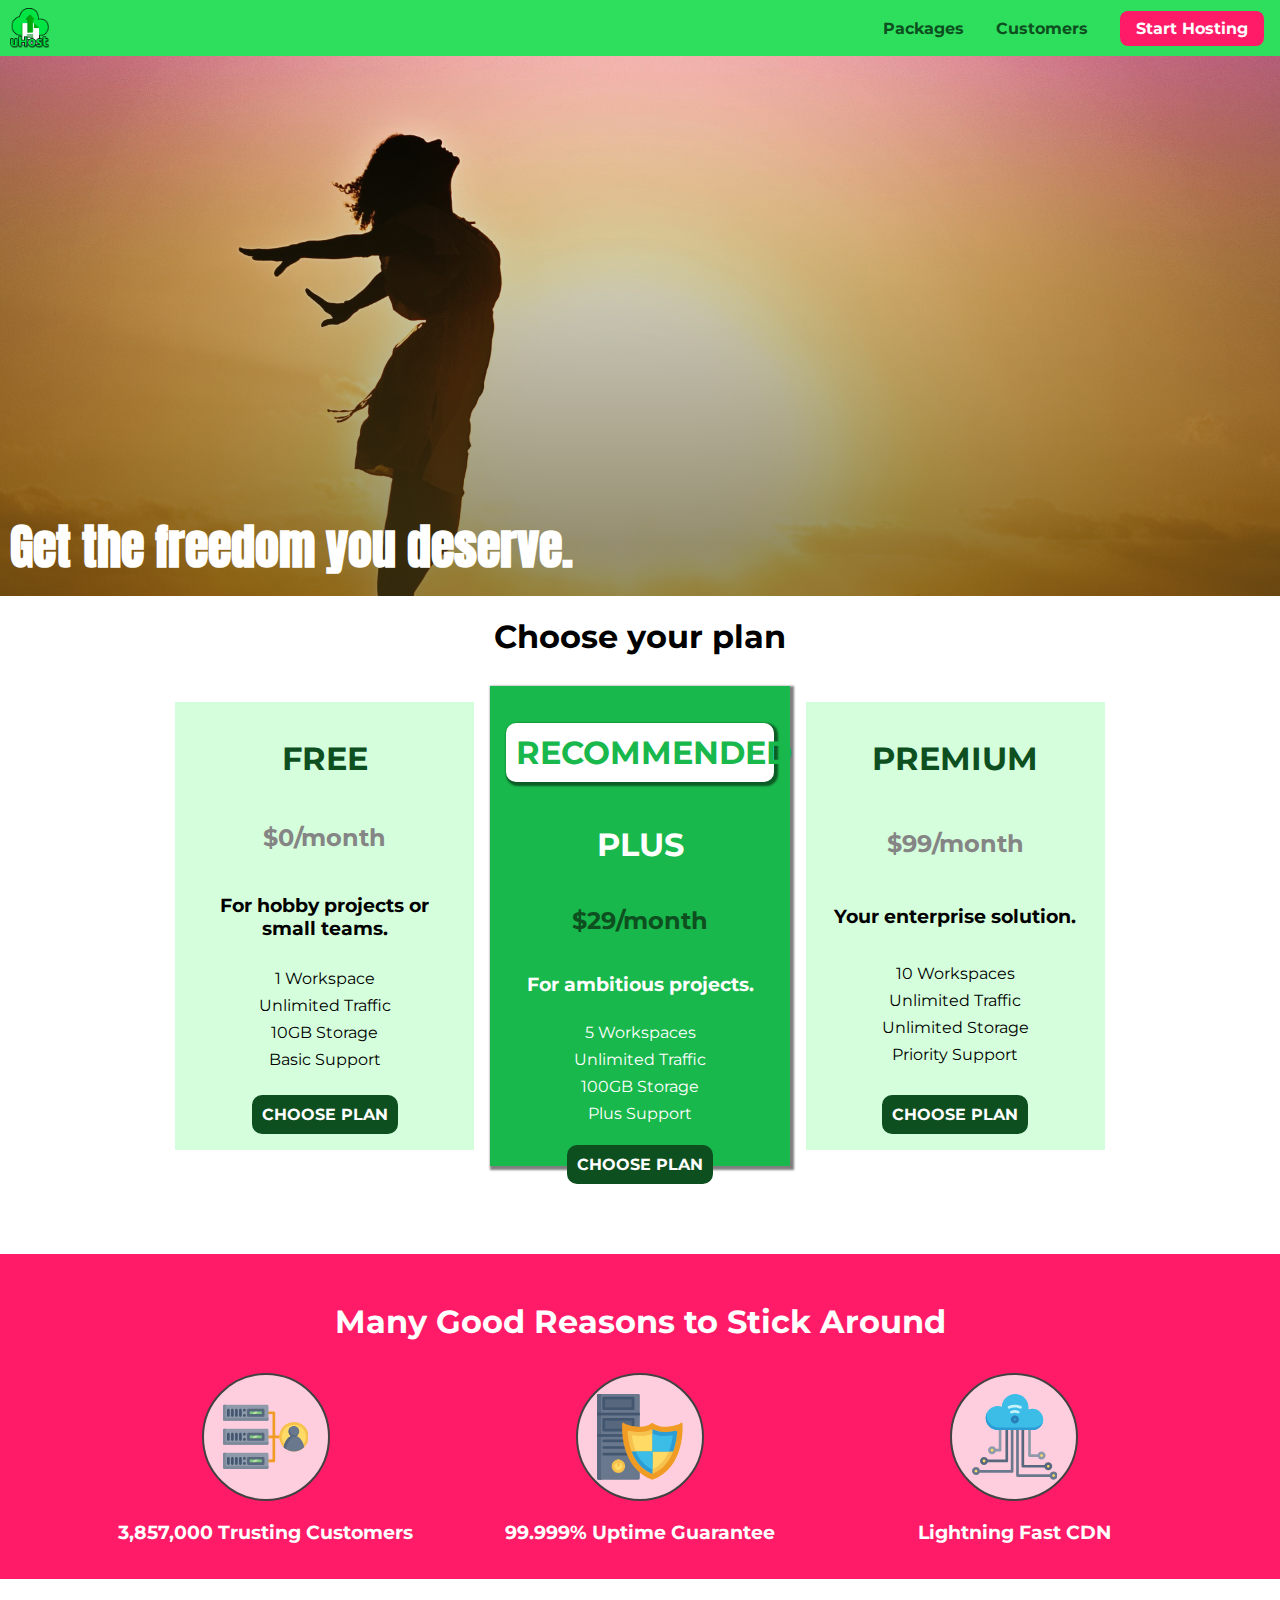
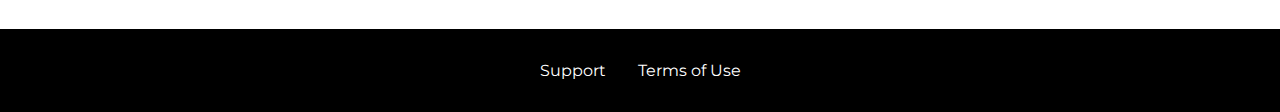
<file: index.html>
<!DOCTYPE html>
<html lang="en">

<head>
    <meta charset="UTF-8">
    <meta http-equiv="X-UA-Compatible" content="ie=edge">
    <meta name="viewport" content="width=device-width, initial-scale=1.0">
    <title>uHost</title>
    <link rel="shortcut icon" href="./img/favicon.png">
    <link rel="stylesheet" href="./css/shared.prefix.css">
    <link rel="stylesheet" href="./css/main.css">
    <meta name="author" content="Anchabadze Zurab"> 
</head>

<body>
    <div class="backdrop"></div>
    <div class="modal">
        <h1 class="modal__title">Do you want to continue?</h1>
        <div class="modal__actions">
            <a href="start-hosting/index.html" class="modal__action">Yes!</a>
            <button class="modal__action modal__action--negative" type="button">No!</button>
        </div>
    </div>
    <!-- Header start -->
    <header class="main-header">
        <div>
            <button class="toggle-button">
                <span class="toggle-button__bar"></span>
                <span class="toggle-button__bar"></span>
                <span class="toggle-button__bar"></span>
            </button>
            <a href="index.html" class="main-header__brand">
                <img src="./img/uhost-icon.png" alt="uHost-logo">
            </a>
        </div>
        <nav class="main-nav">
            <ul class="main-nav__items">
                <li class="main-nav__item">
                    <a href="packages/index.html" class="main-nav__item-link">Packages</a>
                </li>
                <li class="main-nav__item">
                    <a href="customers/index.html" class="main-nav__item-link">Customers</a>
                </li>
                <li class="main-nav__item main-nav__item--cta">
                    <a href="/start-hosting/index.html" class="main-nav__item-link">Start Hosting</a>
                </li>
            </ul>
        </nav>   
    </header>
    <!-- Header end -->
    <nav class="mobile-nav">
        <ul class="mobile-nav__items">
            <li class="mobile-nav__item">
                <a href="packages/index.html">Packages</a>
            </li>
            <li class="mobile-nav__item">
                <a href="customers/index.html">Customers</a>
            </li>
            <li class="mobile-nav__item mobile-nav__item--cta">
                <a href="/start-hosting/index.html">Start Hosting</a>
            </li>
        </ul>
    </nav>
    <main>
        <!-- Freedom start -->
        <section id="product-overview">
            <h1>Get the freedom you deserve.</h1>
        </section>
        <!-- Freedom end -->

        <!-- Plans start -->
        <section id="plans">
            <h1 class="section-title">Choose your plan</h1>
            <div class="plans">
                <article class="plan">
                    <h1 class="plan__title">FREE</h1>
                    <h2 class="plan__price">$0/month</h2>
                    <h3>For hobby projects or small teams.</h3>
                    <ul class="plan__features">
                        <li>1 Workspace</li>
                        <li>Unlimited Traffic</li>
                        <li>10GB Storage</li>
                        <li>Basic Support</li>
                    </ul>
                    <div>
                        <button class="button">CHOOSE PLAN</button>
                    </div>
                </article>
                <article class="plan plan--highlighted">
                    <h1 class="plan__annotation">RECOMMENDED</h1>
                    <h1 class="plan__title">PLUS</h1>
                    <h2 class="plan__price">$29/month</h2>
                    <h3>For ambitious projects.</h3>
                    <ul class="plan__features">
                        <li>5 Workspaces</li>
                        <li>Unlimited Traffic</li>
                        <li>100GB Storage</li>
                        <li>Plus Support</li>
                    </ul>
                    <div>
                        <button class="button">CHOOSE PLAN</button>
                    </div>
                </article>
                <article class="plan">
                    <h1 class="plan__title">PREMIUM</h1>
                    <h2 class="plan__price">$99/month</h2>
                    <h3>Your enterprise solution.</h3>
                    <ul class="plan__features">
                        <li>10 Workspaces</li>
                        <li>Unlimited Traffic</li>
                        <li>Unlimited Storage</li>
                        <li>Priority Support</li>
                    </ul>
                    <div>
                        <button class="button">CHOOSE PLAN</button>
                    </div>
                </article>
            </div>
        </section>
        <!-- Plans end -->
        <!-- Features start -->
        <section id="key-features">
            <h1 class="section-title">Many Good Reasons to Stick Around</h1>
            <ul class="key-feature__list" >
                <li class="key-feature">
                    <div class="key-feature__img">
                        <svg viewbox="0 0 512 512">
                            <path style="fill:#F09B24;" d="M344,248h-32V112c0-4.418-3.582-8-8-8h-40c-4.418,0-8,3.582-8,8s3.582,8,8,8h32v128h-32  c-4.418,0-8,3.582-8,8s3.582,8,8,8h32v128h-32c-4.418,0-8,3.582-8,8s3.582,8,8,8h40c4.418,0,8-3.582,8-8V264h32c4.418,0,8-3.582,8-8  S348.418,248,344,248z"
                            />
                            <path style="fill:#8E9AA9;" d="M264,64H8c-4.418,0-8,3.582-8,8v80c0,4.418,3.582,8,8,8h256c4.418,0,8-3.582,8-8V72  C272,67.582,268.418,64,264,64z"
                            />
                            <path style="fill:#7C899B;" d="M24,144c-4.418,0-8-3.582-8-8V64H8c-4.418,0-8,3.582-8,8v80c0,4.418,3.582,8,8,8h256  c4.418,0,8-3.582,8-8v-8H24z"
                            />
                            <rect x="152" y="96" style="fill:#B8E3A8;" width="88" height="32" />
                            <g>
                                <polygon style="fill:#7EC97D;" points="152,96 152,128 166,128 198,96  " />
                                <polygon style="fill:#7EC97D;" points="220,96 188,128 240,128 240,96  " />
                            </g>
                            <path style="fill:#56677E;" d="M240,136h-88c-4.418,0-8-3.582-8-8V96c0-4.418,3.582-8,8-8h88c4.418,0,8,3.582,8,8v32  C248,132.418,244.418,136,240,136z M160,120h72v-16h-72V120z"
                            />
                            <g>
                                <path style="fill:#435670;" d="M32,136c-4.418,0-8-3.582-8-8V96c0-4.418,3.582-8,8-8s8,3.582,8,8v32C40,132.418,36.418,136,32,136z   "
                                />
                                <path style="fill:#435670;" d="M56,136c-4.418,0-8-3.582-8-8V96c0-4.418,3.582-8,8-8s8,3.582,8,8v32C64,132.418,60.418,136,56,136z   "
                                />
                                <path style="fill:#435670;" d="M80,136c-4.418,0-8-3.582-8-8V96c0-4.418,3.582-8,8-8s8,3.582,8,8v32C88,132.418,84.418,136,80,136z   "
                                />
                                <path style="fill:#435670;" d="M104,136c-4.418,0-8-3.582-8-8V96c0-4.418,3.582-8,8-8s8,3.582,8,8v32   C112,132.418,108.418,136,104,136z"
                                />
                                <path style="fill:#435670;" d="M128,105c-4.418,0-8-3.582-8-8v-1c0-4.418,3.582-8,8-8s8,3.582,8,8v1   C136,101.418,132.418,105,128,105z"
                                />
                                <path style="fill:#435670;" d="M128,136c-4.418,0-8-3.582-8-8v-1c0-4.418,3.582-8,8-8s8,3.582,8,8v1   C136,132.418,132.418,136,128,136z"
                                />
                            </g>
                            <path style="fill:#8E9AA9;" d="M264,208H8c-4.418,0-8,3.582-8,8v80c0,4.418,3.582,8,8,8h256c4.418,0,8-3.582,8-8v-80  C272,211.582,268.418,208,264,208z"
                            />
                            <path style="fill:#7C899B;" d="M24,288c-4.418,0-8-3.582-8-8v-72H8c-4.418,0-8,3.582-8,8v80c0,4.418,3.582,8,8,8h256  c4.418,0,8-3.582,8-8v-8H24z"
                            />
                            <rect x="152" y="240" style="fill:#B8E3A8;" width="88" height="32" />
                            <g>
                                <polygon style="fill:#7EC97D;" points="152,240 152,272 166,272 198,240  " />
                                <polygon style="fill:#7EC97D;" points="220,240 188,272 240,272 240,240  " />
                            </g>
                            <path style="fill:#56677E;" d="M240,280h-88c-4.418,0-8-3.582-8-8v-32c0-4.418,3.582-8,8-8h88c4.418,0,8,3.582,8,8v32  C248,276.418,244.418,280,240,280z M160,264h72v-16h-72V264z"
                            />
                            <g>
                                <path style="fill:#435670;" d="M32,280c-4.418,0-8-3.582-8-8v-32c0-4.418,3.582-8,8-8s8,3.582,8,8v32C40,276.418,36.418,280,32,280   z"
                                />
                                <path style="fill:#435670;" d="M56,280c-4.418,0-8-3.582-8-8v-32c0-4.418,3.582-8,8-8s8,3.582,8,8v32C64,276.418,60.418,280,56,280   z"
                                />
                                <path style="fill:#435670;" d="M80,280c-4.418,0-8-3.582-8-8v-32c0-4.418,3.582-8,8-8s8,3.582,8,8v32C88,276.418,84.418,280,80,280   z"
                                />
                                <path style="fill:#435670;" d="M104,280c-4.418,0-8-3.582-8-8v-32c0-4.418,3.582-8,8-8s8,3.582,8,8v32   C112,276.418,108.418,280,104,280z"
                                />
                                <path style="fill:#435670;" d="M128,249c-4.418,0-8-3.582-8-8v-1c0-4.418,3.582-8,8-8s8,3.582,8,8v1   C136,245.418,132.418,249,128,249z"
                                />
                                <path style="fill:#435670;" d="M128,280c-4.418,0-8-3.582-8-8v-1c0-4.418,3.582-8,8-8s8,3.582,8,8v1   C136,276.418,132.418,280,128,280z"
                                />
                            </g>
                            <path style="fill:#8E9AA9;" d="M264,352H8c-4.418,0-8,3.582-8,8v80c0,4.418,3.582,8,8,8h256c4.418,0,8-3.582,8-8v-80  C272,355.582,268.418,352,264,352z"
                            />
                            <path style="fill:#7C899B;" d="M24,432c-4.418,0-8-3.582-8-8v-72H8c-4.418,0-8,3.582-8,8v80c0,4.418,3.582,8,8,8h256  c4.418,0,8-3.582,8-8v-8H24z"
                            />
                            <rect x="152" y="384" style="fill:#B8E3A8;" width="88" height="32" />
                            <g>
                                <polygon style="fill:#7EC97D;" points="152,384 152,416 166,416 198,384  " />
                                <polygon style="fill:#7EC97D;" points="220,384 188,416 240,416 240,384  " />
                            </g>
                            <path style="fill:#56677E;" d="M240,424h-88c-4.418,0-8-3.582-8-8v-32c0-4.418,3.582-8,8-8h88c4.418,0,8,3.582,8,8v32  C248,420.418,244.418,424,240,424z M160,408h72v-16h-72V408z"
                            />
                            <g>
                                <path style="fill:#435670;" d="M32,424c-4.418,0-8-3.582-8-8v-32c0-4.418,3.582-8,8-8s8,3.582,8,8v32C40,420.418,36.418,424,32,424   z"
                                />
                                <path style="fill:#435670;" d="M56,424c-4.418,0-8-3.582-8-8v-32c0-4.418,3.582-8,8-8s8,3.582,8,8v32C64,420.418,60.418,424,56,424   z"
                                />
                                <path style="fill:#435670;" d="M80,424c-4.418,0-8-3.582-8-8v-32c0-4.418,3.582-8,8-8s8,3.582,8,8v32C88,420.418,84.418,424,80,424   z"
                                />
                                <path style="fill:#435670;" d="M104,424c-4.418,0-8-3.582-8-8v-32c0-4.418,3.582-8,8-8s8,3.582,8,8v32   C112,420.418,108.418,424,104,424z"
                                />
                                <path style="fill:#435670;" d="M128,393c-4.418,0-8-3.582-8-8v-1c0-4.418,3.582-8,8-8s8,3.582,8,8v1   C136,389.418,132.418,393,128,393z"
                                />
                                <path style="fill:#435670;" d="M128,424c-4.418,0-8-3.582-8-8v-1c0-4.418,3.582-8,8-8s8,3.582,8,8v1   C136,420.418,132.418,424,128,424z"
                                />
                            </g>
                            <path style="fill:#F7C14D;" d="M424,168c-48.523,0-88,39.477-88,88s39.477,88,88,88s88-39.477,88-88S472.523,168,424,168z" />
                            <path style="fill:#FFDB66;" d="M424,184c-39.701,0-72,32.299-72,72s32.299,72,72,72s72-32.299,72-72S463.701,184,424,184z" />
                            <path style="fill:#69788D;" d="M484.893,314.16C476.393,274.588,451.922,248,424,248s-52.393,26.588-60.893,66.16  c-0.605,2.82,0.354,5.749,2.511,7.664C381.731,336.124,402.465,344,424,344s42.269-7.876,58.381-22.176  C484.539,319.909,485.498,316.98,484.893,314.16z"
                            />
                            <path style="fill:#56677E;" d="M434.053,249.171C430.768,248.403,427.411,248,424,248c-27.922,0-52.393,26.588-60.893,66.16  c-0.605,2.82,0.354,5.749,2.511,7.664c3.383,3.002,6.979,5.703,10.734,8.125C384.904,286.243,407.373,255.378,434.053,249.171z"
                            />
                            <path style="fill:#69788D;" d="M424,192c-17.645,0-32,14.355-32,32s14.355,32,32,32s32-14.355,32-32S441.645,192,424,192z" />
                            <path style="fill:#56677E;" d="M432,248c-17.645,0-32-14.355-32-32c0-6.783,2.128-13.076,5.742-18.258  C397.444,203.53,392,213.138,392,224c0,17.645,14.355,32,32,32c10.862,0,20.471-5.444,26.258-13.742  C445.076,245.872,438.783,248,432,248z"
                            />
                        </svg>
                    </div>
                    <p class="key-feature__descr">3,857,000 Trusting Customers</p>
                </li>
                <li class="key-feature">
                    <div class="key-feature__img">
                        <svg viewbox="0 0 512 512">
                            <path style="fill:#69788D;" d="M248,0H8C3.582,0,0,3.582,0,8v496c0,4.418,3.582,8,8,8h240c4.418,0,8-3.582,8-8V8  C256,3.582,252.418,0,248,0z"
                            />
                            <path style="fill:#56677E;" d="M24,504V8c0-4.418,3.582-8,8-8H8C3.582,0,0,3.582,0,8v496c0,4.418,3.582,8,8,8h24  C27.582,512,24,508.418,24,504z"
                            />
                            <g>
                                <rect x="0" y="112" style="fill:#435670;" width="256" height="16" />
                                <rect x="0" y="240" style="fill:#435670;" width="256" height="16" />
                            </g>
                            <path style="fill:#F7C14D;" d="M128,392c-22.056,0-40,17.944-40,40s17.944,40,40,40s40-17.944,40-40S150.056,392,128,392z" />
                            <path style="fill:#FFDB66;" d="M128,408c-13.233,0-24,10.767-24,24s10.767,24,24,24s24-10.767,24-24S141.233,408,128,408z" />
                            <path style="fill:#F7C14D;" d="M128,392c-2.739,0-5.414,0.278-8,0.805V424c0,4.418,3.582,8,8,8c4.418,0,8-3.582,8-8v-31.195  C133.414,392.278,130.739,392,128,392z"
                            />
                            <g>
                                <path style="fill:#435670;" d="M216,288H40c-4.418,0-8-3.582-8-8s3.582-8,8-8h176c4.418,0,8,3.582,8,8S220.418,288,216,288z"
                                />
                                <path style="fill:#435670;" d="M216,328H40c-4.418,0-8-3.582-8-8s3.582-8,8-8h176c4.418,0,8,3.582,8,8S220.418,328,216,328z"
                                />
                                <path style="fill:#435670;" d="M216,368H40c-4.418,0-8-3.582-8-8s3.582-8,8-8h176c4.418,0,8,3.582,8,8S220.418,368,216,368z"
                                />
                                <path style="fill:#435670;" d="M216,16H40c-4.418,0-8,3.582-8,8v64c0,4.418,3.582,8,8,8h176c4.418,0,8-3.582,8-8V24   C224,19.582,220.418,16,216,16z"
                                />
                            </g>
                            <rect x="48" y="32" style="fill:#56677E;" width="160" height="48" />
                            <path style="fill:#435670;" d="M216,144H40c-4.418,0-8,3.582-8,8v64c0,4.418,3.582,8,8,8h176c4.418,0,8-3.582,8-8v-64  C224,147.582,220.418,144,216,144z"
                            />
                            <rect x="48" y="160" style="fill:#56677E;" width="160" height="48" />
                            <path style="fill:#F09B24;" d="M511.747,180.237c-0.194-6.537-8.107-10.107-13.135-5.894c-5.6,4.693-42.904,21.282-98.514,21.282  c-33.45,0-64.625-20.999-64.929-21.206c-2.9-1.991-6.764-1.85-9.512,0.346c-2.677,2.135-27.201,20.86-63.793,20.86  c-55.607,0-92.914-16.589-98.515-21.282c-5.028-4.211-12.941-0.645-13.135,5.894c-1.634,54.834,4.655,105.941,18.693,151.903  c12.096,39.604,29.759,74.047,52.497,102.373c27.538,34.304,62.743,59.882,104.66,76.045c3.069,1.918,6.757,1.921,9.83,0  c41.917-16.163,77.122-41.741,104.66-76.045c22.738-28.326,40.401-62.77,52.497-102.373  C507.092,286.179,513.381,235.071,511.747,180.237z"
                            />
                            <path style="fill:#F7C14D;" d="M476.21,221.226c-1.953-1.631-4.568-2.235-7.036-1.628c-21.686,5.327-44.926,8.028-69.075,8.028  c-25.926,0-49.633-8.975-64.955-16.504c-2.307-1.134-5.016-1.091-7.284,0.116c-14.059,7.477-36.919,16.388-65.994,16.388  c-24.153,0-47.394-2.701-69.075-8.028c-5.155-1.268-10.221,2.966-9.894,8.261c2.077,33.693,7.668,65.635,16.616,94.935  c22.774,74.565,66.139,126.334,128.888,153.868c2.032,0.891,4.397,0.891,6.43,0c61.777-27.107,104.716-78.876,127.62-153.868  c8.948-29.3,14.539-61.241,16.616-94.935C479.224,225.319,478.163,222.856,476.21,221.226z"
                            />
                            <path style="fill:#FFDB66;" d="M331.609,451.727c-52.604-25.289-89.304-70.987-109.144-135.944  c-6.532-21.39-11.162-44.336-13.82-68.447c17.133,2.852,34.952,4.291,53.22,4.291c29.394,0,53.376-7.793,69.978-15.561  c17.44,7.736,41.656,15.561,68.256,15.561c18.267,0,36.085-1.439,53.219-4.291c-2.659,24.112-7.288,47.06-13.82,68.448  C419.545,381.108,383.27,426.805,331.609,451.727z"
                            />
                            <g>
                                <path style="fill:#2C9DD4;" d="M479.066,227.858c0.157-2.539-0.903-5.002-2.856-6.633s-4.568-2.235-7.036-1.628   c-21.686,5.327-44.926,8.028-69.075,8.028c-25.926,0-49.633-8.975-64.955-16.504c-1.057-0.52-2.2-0.78-3.345-0.806l-0.072,133.351   h123.601c2.556-6.746,4.933-13.702,7.123-20.874C471.398,293.493,476.989,261.552,479.066,227.858z"
                                />
                                <path style="fill:#2C9DD4;" d="M206.658,343.667c24.153,63.42,65.028,108.108,121.743,132.995c1.031,0.452,2.147,0.673,3.263,0.666   l0.063-133.661H206.658z"
                                />
                            </g>
                            <g>
                                <path style="fill:#3CBDE8;" d="M439.497,315.783c6.532-21.389,11.161-44.336,13.82-68.448c-17.134,2.852-34.952,4.291-53.219,4.291   c-26.6,0-50.815-7.824-68.256-15.561l-0.116,107.601h97.758C433.179,334.807,436.524,325.518,439.497,315.783z"
                                />
                                <path style="fill:#3CBDE8;" d="M232.523,343.667c21.144,50.298,54.363,86.56,99.087,108.06l0.117-108.06H232.523z" />
                            </g>
                        </svg>
                    </div>
                    <p class="key-feature__descr">99.999% Uptime Guarantee</p>
                </li>
                <li class="key-feature">
                    <div class="key-feature__img">
                        <svg viewbox="0 0 512 512">
                            <path style="fill:#8E9AA9;" d="M168,200c-4.418,0-8,3.582-8,8v120h-17.376c-3.302-9.311-12.194-16-22.624-16  c-13.234,0-24,10.767-24,24s10.766,24,24,24c10.429,0,19.321-6.689,22.624-16H168c4.418,0,8-3.582,8-8V208  C176,203.582,172.418,200,168,200z"
                            />
                            <path style="fill:#FFDB66;" d="M120,328c-4.411,0-8,3.589-8,8s3.589,8,8,8s8-3.589,8-8S124.411,328,120,328z" />
                            <path style="fill:#56677E;" d="M208,200c-4.418,0-8,3.582-8,8v184H94.624C91.322,382.689,82.43,376,72,376  c-13.234,0-24,10.767-24,24s10.766,24,24,24c10.429,0,19.321-6.689,22.624-16H208c4.418,0,8-3.582,8-8V208  C216,203.582,212.418,200,208,200z"
                            />
                            <path style="fill:#FFDB66;" d="M72,392c-4.411,0-8,3.589-8,8s3.589,8,8,8s8-3.589,8-8S76.411,392,72,392z" />
                            <path style="fill:#69788D;" d="M240,208c-4.418,0-8,3.582-8,8v239H47.24c-2.671-10.34-12.078-18-23.24-18c-13.234,0-24,10.767-24,24  s10.766,24,24,24c9.666,0,18.009-5.747,21.809-14H240c4.418,0,8-3.582,8-8V216C248,211.582,244.418,208,240,208z"
                            />
                            <path style="fill:#FFDB66;" d="M24,453c-4.411,0-8,3.589-8,8s3.589,8,8,8s8-3.589,8-8S28.411,453,24,453z" />
                            <path style="fill:#69788D;" d="M488,464c-10.429,0-19.321,6.689-22.624,16H280V208c0-4.418-3.582-8-8-8s-8,3.582-8,8v280  c0,4.418,3.582,8,8,8h193.376c3.302,9.311,12.194,16,22.624,16c13.234,0,24-10.767,24-24S501.234,464,488,464z"
                            />
                            <path style="fill:#FFDB66;" d="M488,480c-4.411,0-8,3.589-8,8s3.589,8,8,8s8-3.589,8-8S492.411,480,488,480z" />
                            <path style="fill:#56677E;" d="M456,408c-10.429,0-19.321,6.689-22.624,16H312V208c0-4.418-3.582-8-8-8s-8,3.582-8,8v224  c0,4.418,3.582,8,8,8h129.376c3.302,9.311,12.194,16,22.624,16c13.234,0,24-10.767,24-24S469.234,408,456,408z"
                            />
                            <path style="fill:#FFDB66;" d="M456,424c-4.411,0-8,3.589-8,8s3.589,8,8,8s8-3.589,8-8S460.411,424,456,424z" />
                            <path style="fill:#8E9AA9;" d="M416,344c-10.429,0-19.321,6.689-22.624,16H352V208c0-4.418-3.582-8-8-8s-8,3.582-8,8v160  c0,4.418,3.582,8,8,8h49.376c3.302,9.311,12.194,16,22.624,16c13.234,0,24-10.767,24-24S429.234,344,416,344z"
                            />
                            <path style="fill:#FFDB66;" d="M416,360c-4.411,0-8,3.589-8,8s3.589,8,8,8s8-3.589,8-8S420.411,360,416,360z" />
                            <path style="fill:#3CBDE8;" d="M362,88c-8.741,0-17.231,1.751-25.06,5.085C337.646,88.797,338,84.43,338,80  c0-44.112-35.888-80-80-80c-42.823,0-77.895,33.816-79.909,76.149C170.393,73.415,162.244,72,154,72c-39.701,0-72,32.299-72,72  s32.299,72,72,72h208c35.29,0,64-28.71,64-64S397.29,88,362,88z"
                            />
                            <path style="fill:#2C9DD4;" d="M368,200H160c-39.701,0-72-32.299-72-72c0-5.863,0.721-11.559,2.05-17.019  C84.918,120.88,82,132.102,82,144c0,39.701,32.299,72,72,72h208c30.389,0,55.88-21.296,62.379-49.743  C413.565,186.327,392.352,200,368,200z"
                            />
                            <path style="fill:#2A7DB5;" d="M256,128c-13.234,0-24,10.767-24,24s10.766,24,24,24c13.233,0,24-10.767,24-24S269.233,128,256,128z"
                            />
                            <path style="fill:#2C9DD4;" d="M256,144c-4.411,0-8,3.589-8,8s3.589,8,8,8c4.411,0,8-3.589,8-8S260.411,144,256,144z" />
                            <g>
                                <path style="fill:#C5F1FA;" d="M221.755,87.695c-2.994,0-5.864-1.688-7.233-4.572c-1.894-3.991-0.194-8.763,3.798-10.657   C230.157,66.849,242.834,64,256,64c13.166,0,25.844,2.849,37.68,8.466c3.992,1.895,5.692,6.666,3.798,10.657   s-6.666,5.692-10.657,3.798C277.144,82.328,266.774,80,256,80c-10.774,0-21.144,2.328-30.821,6.921   C224.072,87.446,222.904,87.695,221.755,87.695z"
                                />
                                <path style="fill:#C5F1FA;" d="M276.545,116.618c-1.148,0-2.316-0.249-3.424-0.774C267.745,113.293,261.985,112,256,112   c-5.985,0-11.745,1.293-17.121,3.844c-3.991,1.895-8.763,0.192-10.657-3.798c-1.894-3.992-0.193-8.764,3.798-10.657   C239.557,97.813,247.625,96,256,96c8.376,0,16.444,1.813,23.98,5.389c3.991,1.894,5.692,6.665,3.798,10.657   C282.41,114.93,279.539,116.618,276.545,116.618z"
                                />
                            </g>
                        </svg>
                    </div>
                    <p class="key-feature__descr">Lightning Fast CDN</p>
                </li>
            </ul>
        </section>
        <!-- Features end -->
        <!-- Footer start -->
        <footer class="main-footer">
            <nav>
                <ul class="main-footer__links">
                    <li class="main-footer__link">
                        <a href="#">Support</a>
                    </li>
                    <li class="main-footer__link">
                        <a href="#">Terms of Use</a>
                    </li>
                </ul>
            </nav>
        </footer>
        <!-- Footer end -->        
    </main>
    <script src="./js/shared.js"></script>
</body>
</html>
</file>
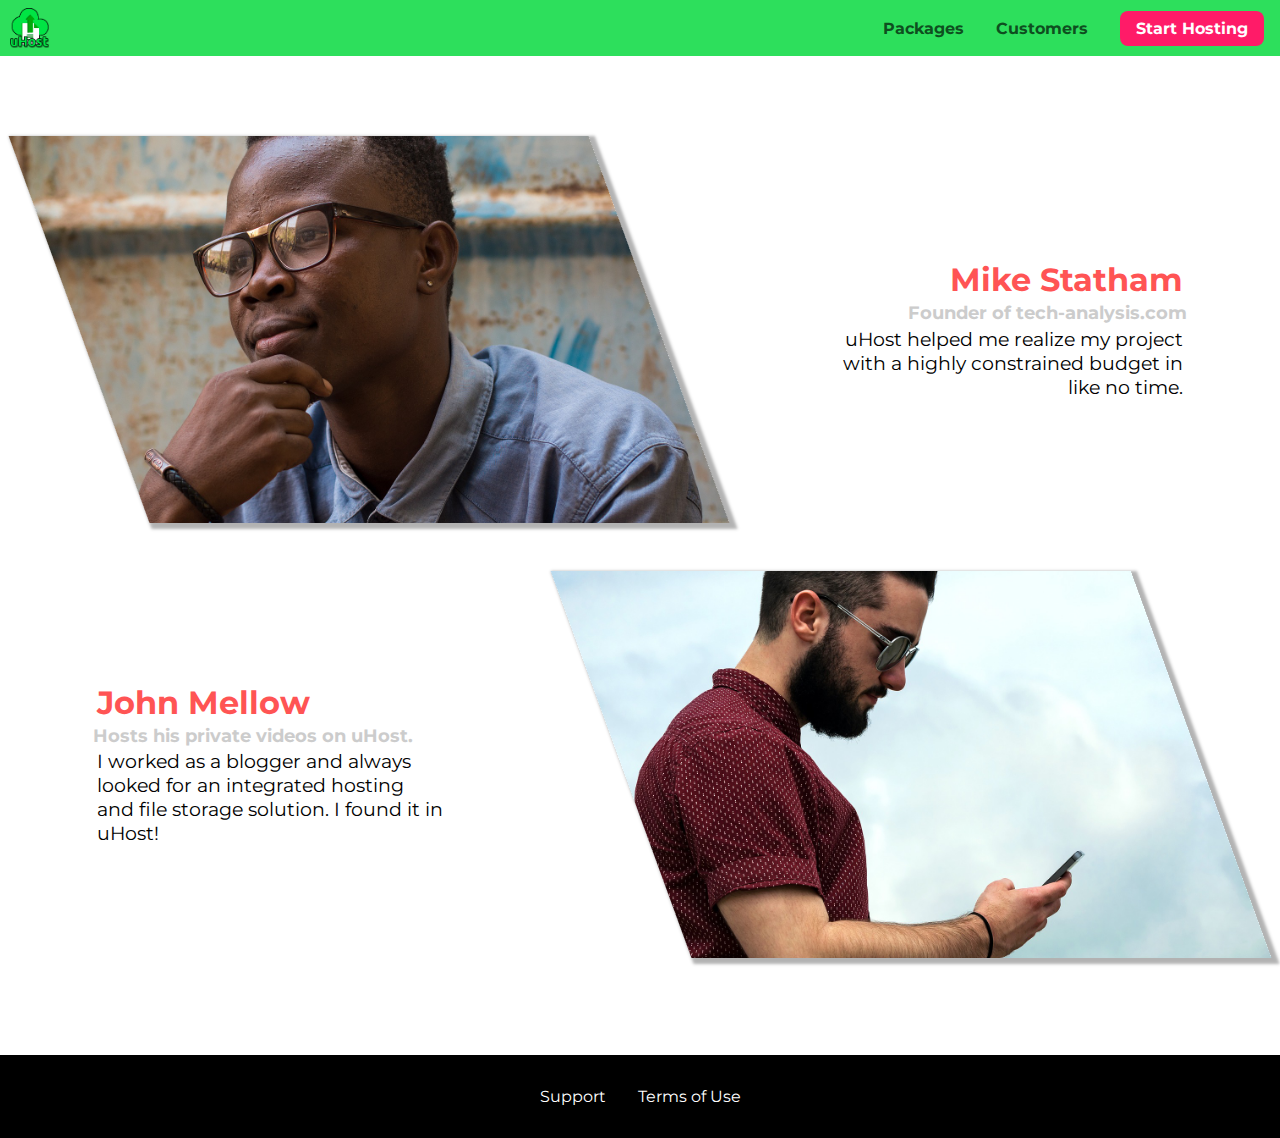
<file: customers/index.html>
<!DOCTYPE html>
<html lang="en">

<head>
    <meta charset="UTF-8">
    <meta http-equiv="X-UA-Compatible" content="ie=edge">
    <meta name="viewport" content="width=device-width, initial-scale=1.0">
    <title>uHost Customers</title>
    <link rel="shortcut icon" href="../img/favicon.png">
    <link rel="stylesheet" href="../css/shared.prefix.css">
    <link rel="stylesheet" href="../css/customers.css">
    <meta name="author" content="Anchabadze Zurab"> 
</head>

<body>
    <div class="backdrop"></div>
    <header class="main-header">
        <div>
            <button class="toggle-button">
                <span class="toggle-button__bar"></span>
                <span class="toggle-button__bar"></span>
                <span class="toggle-button__bar"></span>
            </button>
            <a href="../index.html" class="main-header__brand">
                <img src="../img/uhost-icon.png" alt="uHost-logo">
            </a>
        </div>
        <nav class="main-nav">
            <ul class="main-nav__items">
                <li class="main-nav__item">
                    <a href="../packages/index.html" class="main-nav__item-link">Packages</a>
                </li>
                <li class="main-nav__item">
                    <a href="./index.html" class="main-nav__item-link">Customers</a>
                </li>
                <li class="main-nav__item main-nav__item--cta">
                    <a href="/start-hosting/index.html" class="main-nav__item-link">Start Hosting</a>
                </li>
            </ul>
        </nav>        
    </header>
    <nav class="mobile-nav">
        <ul class="mobile-nav__items">
            <li class="mobile-nav__item">
                <a href="../packages/index.html">Packages</a>
            </li>
            <li class="mobile-nav__item">
                <a href="index.html">Customers</a>
            </li>
            <li class="mobile-nav__item mobile-nav__item--cta">
                <a href="/start-hosting/index.html">Start Hosting</a>
            </li>
        </ul>
    </nav>
    <main>
        <div>
            <div class="testimonial" id="customer-1">
                <div class="testimonial__image-container">
                    <img src="../img/customer-1.jpg" alt="Mike Statham - Customer" class="testimonial__image">
                </div>
                <div class="testimonial__info">
                    <h1 class="testimonial__name">Mike Statham</h1>
                    <h2 class="testimonial__subtitle">Founder of
                        <a href="tech-analysis.com">tech-analysis.com</a>
                    </h2>
                    <p class="testimonial__text">uHost helped me realize my project with a highly constrained budget in like no time.</p>
                </div>
            </div>
            <div class="testimonial" id="customer-2">

                <div class="testimonial__info">
                    <h1 class="testimonial__name">John Mellow</h1>
                    <h2 class="testimonial__subtitle">Hosts his private videos on uHost.
                    </h2>
                    <p class="testimonial__text">I worked as a blogger and always looked for an integrated hosting and file storage solution. I found
                        it in uHost!
                    </p>
                </div>
                <div class="testimonial__image-container">
                    <img src="../img/customer-2.jpg" alt="John Mellow - Customer" class="testimonial__image">
                </div>
            </div>
        </div>
    </main>
    <!-- Footer start -->
    <footer class="main-footer">
        <nav>
            <ul class="main-footer__links">
                <li class="main-footer__link">
                    <a href="#">Support</a>
                </li>
                <li class="main-footer__link">
                    <a href="#">Terms of Use</a>
                </li>
            </ul>
        </nav>
    </footer>
    <!-- Footer end -->    
    <script src="../js/shared.js"></script>
</body>
</html>
</file>
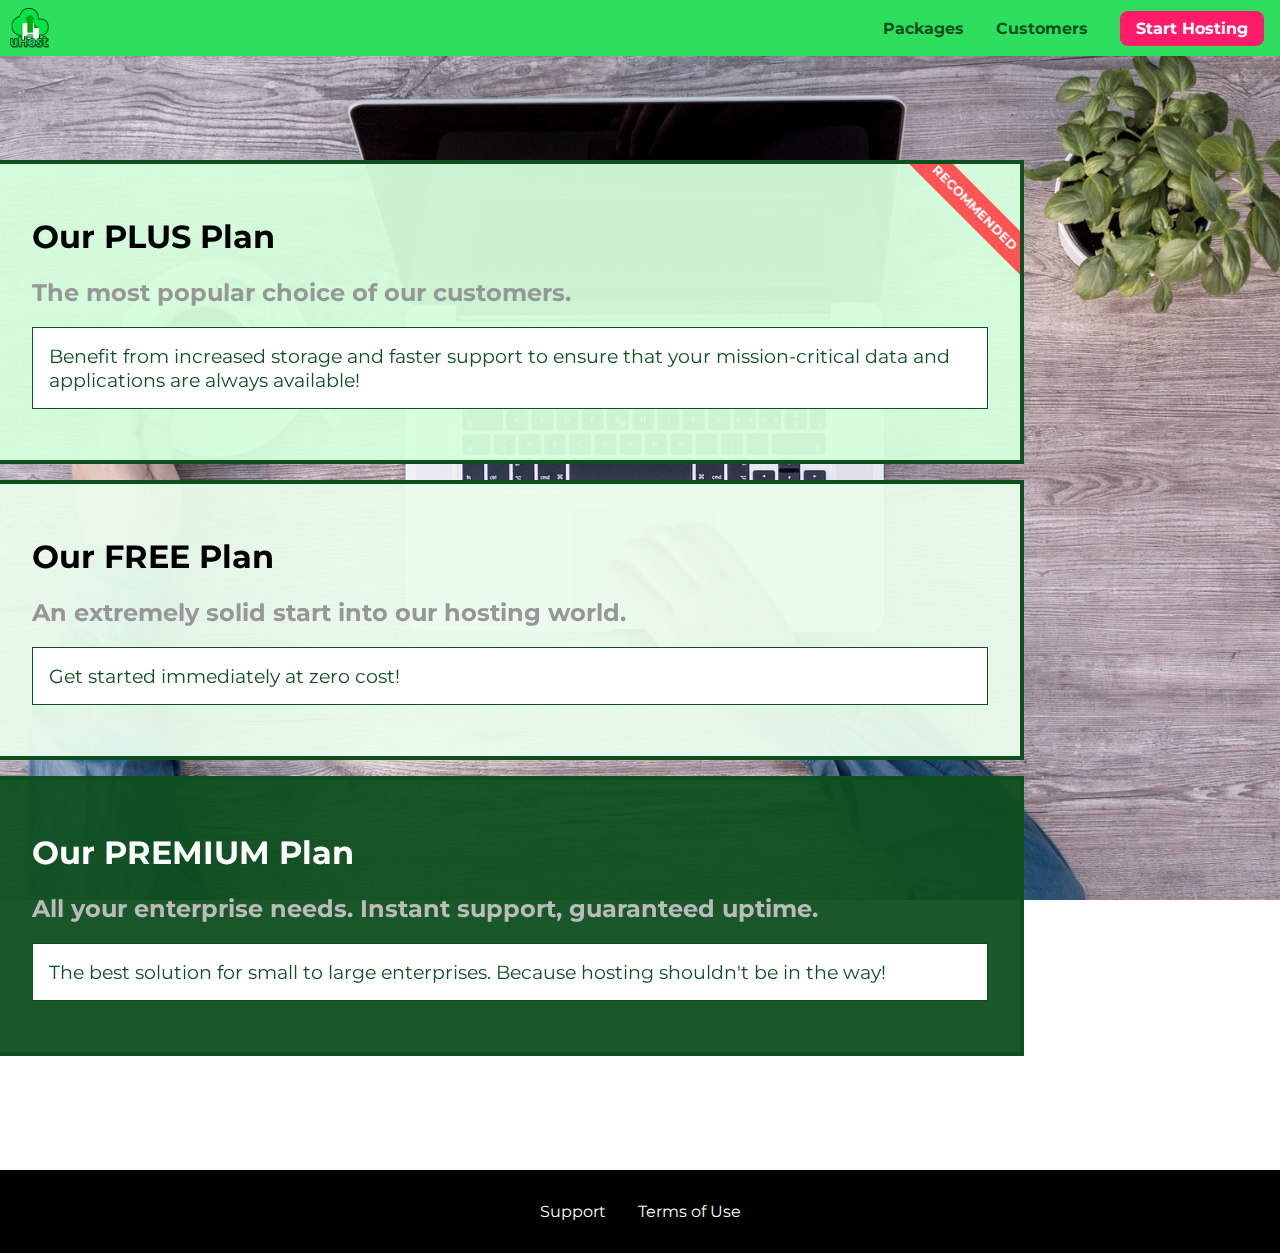
<file: packages/index.html>
<!DOCTYPE html>
<html lang="en">

<head>
    <meta charset="UTF-8">
    <meta http-equiv="X-UA-Compatible" content="ie=edge">
    <meta name="viewport" content="width=device-width, initial-scale=1.0">
    <title>uHost Packages</title>
    <link rel="shortcut icon" href="../img/favicon.png">
    <link rel="stylesheet" href="../css/shared.prefix.css">
    <link rel="stylesheet" href="../css/packages.css">
    <meta name="author" content="Anchabadze Zurab"> 
</head>

<body>
    <div class="backdrop"></div>
    <div class="background"></div>
    <!-- Header start -->
    <header class="main-header">
        <div>
            <button class="toggle-button">
                <span class="toggle-button__bar"></span>
                <span class="toggle-button__bar"></span>
                <span class="toggle-button__bar"></span>
            </button>
            <a href="../index.html" class="main-header__brand">
                <img src="../img/uhost-icon.png" alt="uHost-logo">
            </a>
        </div>
        <nav class="main-nav">
            <ul class="main-nav__items">
                <li class="main-nav__item">
                    <a href="index.html" class="main-nav__item-link">Packages</a>
                </li>
                <li class="main-nav__item">
                    <a href="../customers/index.html" class="main-nav__item-link">Customers</a>
                </li>
                <li class="main-nav__item main-nav__item--cta">
                    <a href="/start-hosting/index.html" class="main-nav__item-link">Start Hosting</a>
                </li>
            </ul>
        </nav>        
    </header>
    <!-- Header end -->
    <nav class="mobile-nav">
        <ul class="mobile-nav__items">
            <li class="mobile-nav__item">
                <a href="index.html">Packages</a>
            </li>
            <li class="mobile-nav__item">
                <a href="../customers/index.html">Customers</a>
            </li>
            <li class="mobile-nav__item mobile-nav__item--cta">
                <a href="/start-hosting/index.html">Start Hosting</a>
            </li>
        </ul>
    </nav>
    <main>
        <section class="package" id="plus">
            <a href="#">
                <h1 class="package__title">Our PLUS Plan</h1>
                <h2 class="package__badge">RECOMMENDED</h2>
                <h2 class="package__subtitle">The most popular choice of our customers.</h2>
                <p class="package__info">Benefit from increased storage and faster support to ensure that your mission-critical data and applications
                    are always available!</p>
            </a>
        </section>
        <section class="package" id="free">
            <a href="#">
                <h1 class="package__title">Our FREE Plan</h1>
                <h2 class="package__subtitle">An extremely solid start into our hosting world.</h2>
                <p class="package__info">Get started immediately at zero cost!</p>
            </a>
        </section>
        <section class="package" id="premium">
            <a href="#">
                <h1 class="package__title">Our PREMIUM Plan</h1>
                <h2 class="package__subtitle">All your enterprise needs. Instant support, guaranteed uptime. </h2>
                <p class="package__info">The best solution for small to large enterprises. Because hosting shouldn't be in the way!</p>
            </a>
        </section>
    </main>
    
    <!-- Footer start -->
    <footer class="main-footer">
        <nav>
            <ul class="main-footer__links">
                <li class="main-footer__link">
                    <a href="#">Support</a>
                </li>
                <li class="main-footer__link">
                    <a href="#">Terms of Use</a>
                </li>
            </ul>
        </nav>
    </footer>
    <!-- Footer end -->    
    <script src="../js/shared.js"></script>
</body>
</html>
</file>
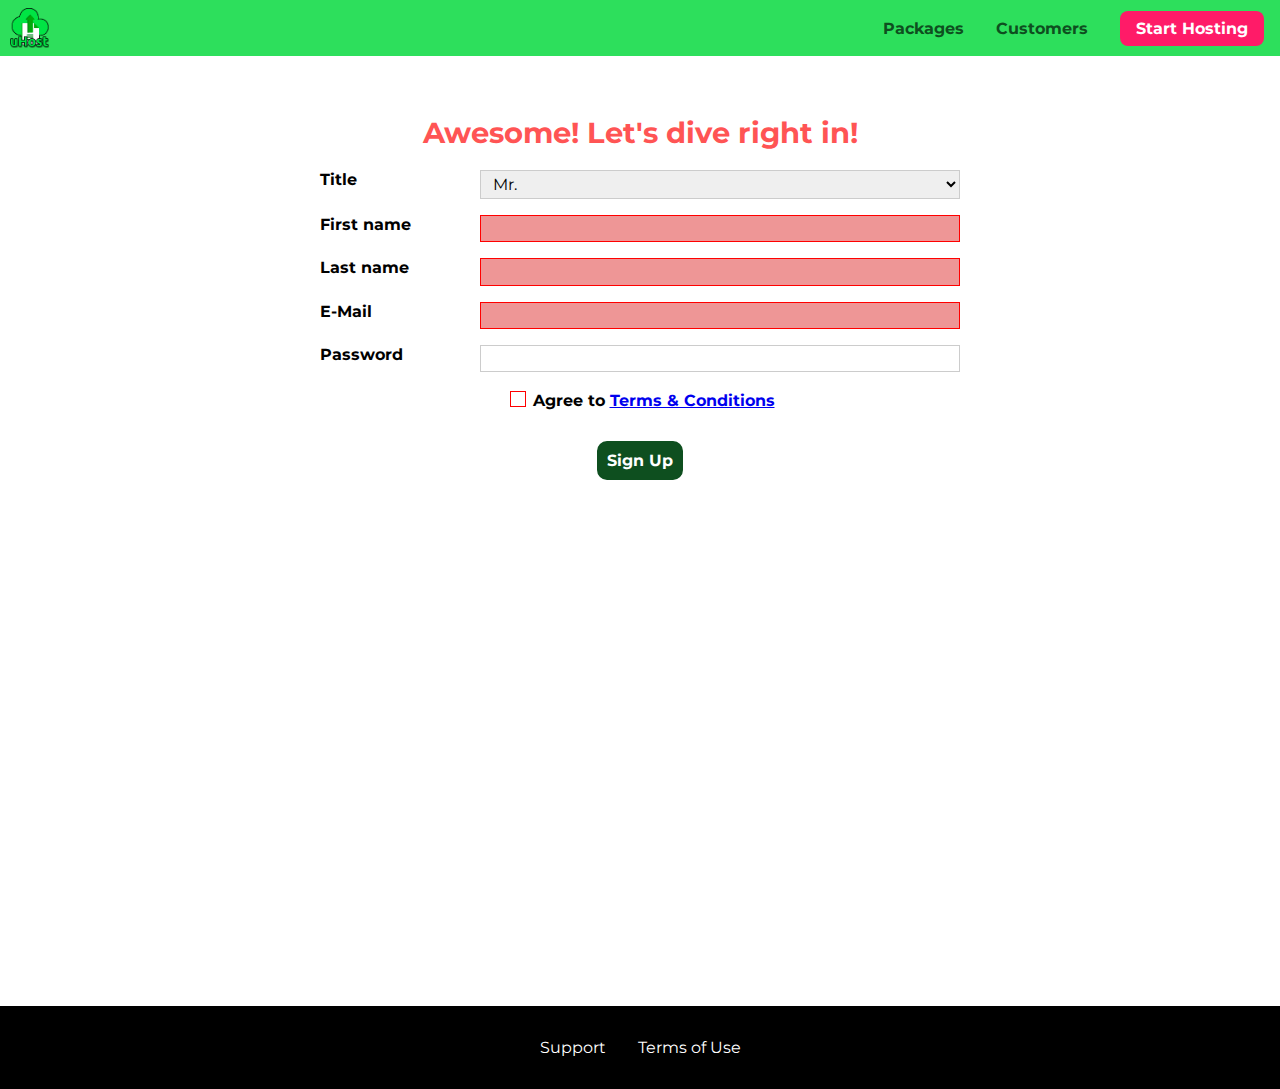
<file: start-hosting/index.html>
<!DOCTYPE html>
<html lang="en">

<head>
    <meta charset="UTF-8">
    <meta http-equiv="X-UA-Compatible" content="ie=edge">
    <meta name="viewport" content="width=device-width, initial-scale=1.0">
    <title>uHost Packages</title>
    <link rel="shortcut icon" href="../img/favicon.png">
    <link href="https://fonts.googleapis.com/css2?family=Montserrat:wght@400;700&display=swap" rel="stylesheet">
    <link rel="stylesheet" href="../css/shared.prefix.css">
    <link rel="stylesheet" href="../css/start-hosting.css">
    <meta name="author" content="Anchabadze Zurab"> 
</head>

<body>
    <div class="backdrop"></div>
    <!-- Header start -->
    <header class="main-header">
        <div>
            <button class="toggle-button">
                <span class="toggle-button__bar"></span>
                <span class="toggle-button__bar"></span>
                <span class="toggle-button__bar"></span>
            </button>
            <a href="../index.html" class="main-header__brand">
                <img src="../img/uhost-icon.png" alt="uHost-logo">
            </a>
        </div>
        <nav class="main-nav">
            <ul class="main-nav__items">
                <li class="main-nav__item">
                    <a href="../packages/index.html" class="main-nav__item-link">Packages</a>
                </li>
                <li class="main-nav__item">
                    <a href="../customers/index.html" class="main-nav__item-link">Customers</a>
                </li>
                <li class="main-nav__item main-nav__item--cta">
                    <a href="#!" class="main-nav__item-link">Start Hosting</a>
                </li>
            </ul>
        </nav>        
    </header>
    <!-- Header end -->
    <nav class="mobile-nav">
        <ul class="mobile-nav__items">
            <li class="mobile-nav__item">
                <a href="index.html">Packages</a>
            </li>
            <li class="mobile-nav__item">
                <a href="../customers/index.html">Customers</a>
            </li>
            <li class="mobile-nav__item mobile-nav__item--cta">
                <a href="../start-hosting/index.html">Start Hosting</a>
            </li>
        </ul>
    </nav>
    
    <main class="signup-page">
        <h1 class="signup-title">Awesome! Let's dive right in!</h1>
        <form action="index.html" class="signup-form">
            <label for="title">Title</label>
            <select id="title">
                <option value="mr">Mr.</option>
                <option value="ms">Ms.</option>
            </select>
            <label for="first-name">First name</label>
            <input type="text" id="first-name" required>
            <label for="last-name">Last name</label>
            <input type="text" id="last-name" required>
            <label for="email">E-Mail</label>
            <input type="email" id="email" required> 
            <label for="password">Password</label>
            <input type="password" id="password">
            <div class="signup-form__checkbox">
                <input type="checkbox" id="agree-terms" required>
                <label for="agree-terms">Agree to
                    <a href="#">Terms &amp; Conditions</a>
                </label> 
            </div>
            <button type="submit" class="button">Sign Up</button> <!-- disabled after class="button" -->
        </form>
    </main>
    
    <!-- Footer start -->
    <footer class="main-footer">
        <nav>
            <ul class="main-footer__links">
                <li class="main-footer__link">
                    <a href="#">Support</a>
                </li>
                <li class="main-footer__link">
                    <a href="#">Terms of Use</a>
                </li>
            </ul>
        </nav>
    </footer>
    <!-- Footer end -->    
    <script src="../js/shared.js"></script>
</body>
</html>
</file>
<file: css/shared.prefix.css>
@import url('https://fonts.googleapis.com/css2?family=Roboto:wght@400;900&display=swap');
@import url('https://fonts.googleapis.com/css2?family=Anton&display=swap');
@import url('https://fonts.googleapis.com/css2?family=Montserrat:wght@400;700&display=swap');

/* Variables start */

:root { /* all document */
    --dark-green: #0e4f1f;
    --highlight-color: #ff1b68;
}

/* Variables end */

* {
    -webkit-box-sizing: border-box;
            box-sizing: border-box;
} 

html {
    height: 100%;
}

body {
    height: 100%;
    font-family: 'Montserrat', sans-serif;
    margin: 0;
    display: -ms-grid;
    display: grid;
    -ms-grid-rows: 3.5rem auto fit-content(8rem);
    grid-template-rows: 3.5rem auto fit-content(8rem);
        grid-template-areas: "header"
                            "main"
                            "footer";
}

main {
    grid-area: main;
}

.backdrop {
    position: fixed;
    display: none;
    top: 0;
    left: 0; 
    z-index: 100;
    width: 100vw; /* 100% */
    height: 100vh; /* 100% */
    background: rgba(0,0,0,0.5);
}

.button {
    margin-top: 0.9rem; /* 10px */
    background-color: var(--dark-green, #0e4f1f);
    color: white;
    font: inherit;
    border: 2px solid var(--dark-green);
    padding: 8px;
    border-radius: 10px;
    font-weight: bold;
    cursor: pointer;
}

.button:hover,
.button:focus,
.button:active {
    background-color: white;
    color: var(--dark-green);
} 

.button:focus {
    outline: none;
}

.button[disabled] {
    cursor: not-allowed;
    border: rgb(138, 136, 136);
    background: #ccc;
    color: rgb(138, 136, 136);
}

/* Header styles start */

.main-header {
    width: 100%;
    height: 3.5rem;
    position: fixed;
    top: 0;
    left: 0;
    background: #2ddf5c;
    padding-left: 0.6rem;
    z-index: 60;
    display: -webkit-box;
    display: -ms-flexbox;
    display: flex;
    -webkit-box-align: center;
        -ms-flex-align: center;
            align-items: center;
    -webkit-box-pack: justify;
        -ms-flex-pack: justify;
            justify-content: space-between;
}

.main-nav__items {
    margin: 0;
    padding: 0;
    list-style: none;
    display: -webkit-box;
    display: -ms-flexbox;
    display: flex;
}

/* Brand styles start */

.main-header__brand {
    color: var(--dark-green);
}

.main-header__brand img {
    height: 2.5rem;
    vertical-align: middle;
}

.toggle-button {
    display: none;
    width: 3rem;
    background: transparent;
    border: none;
    cursor: pointer;
    padding-top: 0;
    padding-bottom: 0;
    vertical-align: middle;
  }
  
  .toggle-button:focus {
    outline: none;
  }
  
  .toggle-button__bar {
    width: 100%;
    height: 0.2rem;
    background: black;
    display: block;
    margin: 0.6rem 0;
  }
  
/* Brand styles end */

.main-nav__item {
    margin: 0 1rem;
}

.main-nav__item-link,
.mobile-nav__item a {
    color: var(--dark-green);
    text-decoration: none;
    font-weight: bold;
    padding-bottom: 3px;
}

.main-nav__item a:hover,
.main-nav__item a:active,
.main-nav__item a:focus  {
    color: white;
    border-bottom: 5px solid white;
}

.main-nav__item--cta {
    -webkit-animation: wiggle 300ms 3s 8 ease-out none;
            animation: wiggle 300ms 3s 8 ease-out none; /* анимация wiggle длится 0.2s с задержкой 3s и повторятся 8 раз после первого раза  */
}

.main-nav__item--cta a,
.mobile-nav__item--cta a {
     color: white;
     background: var(--highlight-color);
     padding: 0.5rem 1rem;
     border-radius: 8px;

}

.main-nav__item--cta a:hover,
.main-nav__item--cta a:active,
.main-nav__item--cta a:focus,
.mobile-nav__item--cta a:hover,
.mobile-nav__item--cta a:active,
.mobile-nav__item--cta a:focus {
    color: var(--highlight-color);
    background: white;
    border: none;
}

/* Header styles end */

/* Footer styles start */

.main-footer {
    background-color: black;
    padding: 2rem;
    margin-top: 3.1rem;
    grid-area: footer;
}

.main-footer__links {
    list-style: none;
    margin: 0;
    padding: 0;
    display: -webkit-box;
    display: -ms-flexbox;
    display: flex;
    -webkit-box-pack: center;
        -ms-flex-pack: center;
            justify-content: center;
}

.main-footer__link {
    margin: 0 1rem;
}

.main-footer a {
    text-decoration: none;
    color: white;
}

.main-footer a:hover,
.main-footer a:focus,
.main-footer a:active {
    color: #ccc; 
}

/* Footer styles end */

/* Mobile nav styles start */

.mobile-nav {
    -webkit-transform: translateX(-100%);
        -ms-transform: translateX(-100%);
            transform: translateX(-100%);
    position: fixed;
    z-index: 101;
    top: 0;
    left: 0;
    background: white;
    width: 80%;
    height: 100vh;
    -webkit-transition: -webkit-transform 300ms ease-out;
    transition: -webkit-transform 300ms ease-out;
    -o-transition: transform 300ms ease-out;
    transition: transform 300ms ease-out;
    transition: transform 300ms ease-out, -webkit-transform 300ms ease-out;
  }
  
  .mobile-nav__items {
    width: 90%;
    height: 100%;
    list-style: none;
    margin: 0 auto;
    padding: 0;
    display: -webkit-box;
    display: -ms-flexbox;
    display: flex;
    -webkit-box-orient: vertical;
    -webkit-box-direction: normal;
        -ms-flex-direction: column;
            flex-direction: column;
    -webkit-box-align: center;
        -ms-flex-align: center;
            align-items: center;
    -webkit-box-pack: center;
        -ms-flex-pack: center;
            justify-content: center;

  }
  
  .mobile-nav__item {
    margin: 1rem 0;
  }
  
  .mobile-nav__item a {
    font-size: 1.5rem;
  }

  /* Mobile nav styles end */

  .open {
    display: block !important;
    opacity: 1 !important;
    -webkit-transform: translateY(0) !important;
        -ms-transform: translateY(0) !important;
            transform: translateY(0) !important;
  }

  /* Styles start for width less than 576px (Apple iPhone 12 Pro Max (428px)) */

  @media (max-width: 36rem) {

    .main-header__brand img {
        margin-left: 1rem;
        top: 0.1rem;
    }

    .toggle-button {
        display: inline-block;
    }

    .main-nav__items {
        display: none;
    }

    .main-footer__links {
        -webkit-box-orient: vertical;
        -webkit-box-direction: normal;
            -ms-flex-direction: column;
                flex-direction: column;
        -webkit-box-align: center;
            -ms-flex-align: center;
                align-items: center;
    }

    .main-footer li {
        margin: 0.5rem 0;
    }
  }

/* Styles end for width less than 576px */

/* Animation code start */

@-webkit-keyframes wiggle {
    0% {
        -webkit-transform: rotateZ(0);
                transform: rotateZ(0);
    }
    50% {
        -webkit-transform: rotateZ(-10deg);
                transform: rotateZ(-10deg);
    }
    100% {
        -webkit-transform: rotateZ(10deg);
                transform: rotateZ(10deg);
    }
}

@keyframes wiggle {
    0% {
        -webkit-transform: rotateZ(0);
                transform: rotateZ(0);
    }
    50% {
        -webkit-transform: rotateZ(-10deg);
                transform: rotateZ(-10deg);
    }
    100% {
        -webkit-transform: rotateZ(10deg);
                transform: rotateZ(10deg);
    }
}

/* Animation code end */
</file>
<file: css/main.css>
/* Freedom styles start */

#product-overview {
    background: linear-gradient(to top, rgba(80, 68, 18, 0.6) 10%, transparent), url(/img/freedom.jpg) center/cover no-repeat border-box, #ff1b68;
    width: 100vw;
    height: 60vh; /* 60% of the viewport */
    padding: 0.6rem;
    position: relative;
    /* background-image: linear-gradient(to bottom, white 25%, blue 50%, red 80%) */
    /* background-image: radial-gradient(circle at top left, red, blue, green); */
    background-position: 50% 25%;
}

.section-title {
    text-align: center;
}

#product-overview h1 {
    color: white;
    font-family: 'Anton', sans-serif; 
    font-size: 3rem;
    position: absolute;
    bottom: 0.8rem;
    margin: 0;
}

/* Freedom styles end */

/* Plan styles start */

.plans {
    width: 100%;
    display: flex;
    justify-content: center;
    align-items: center;
}

.plan {
    background-color: #d5ffdc;
    text-align: center;
    padding: 1rem;
    margin: 0.5rem;
    width: 30%;
    min-width: 13rem;
    max-width: 18.7rem;
    display: flex;
    flex-direction: column;
    justify-content: space-between;
    height: 28rem;
}

.plan--highlighted {
    background-color: #19b84c;
    color: white;
    box-shadow: 2px 2px 2px 2px rgba(0, 0, 0, 0.5);
    height: 30rem;
    z-index: 50;

}

.plan--highlighted .plan__price {
    color: #0e4f1f;
}

.plan--highlighted .plan__title {
    color: white;
}

.plan__annotation {
    background-color: white;
    color: #19b84c;
    padding: 10px;
    box-shadow: 2px 2px 2px 2px rgba(0, 0, 0, 0.5);
    border-radius: 10px;
}

.plan__title {
    color: #0e4f1f;
}

.plan__price {
    color: #858585;
}

.plan__features {
    list-style: none;
    margin: 0;
    padding: 0;
}

.plan__features li {
    margin: 0.5rem 0;
}

/* Plan styles end */

/* Features styles start */

#key-features {
    background-color: #ff1b68;
    margin-top: 5rem;
    padding: 1rem;
}

#key-features .section-title {
    color: white;
    margin: 2rem;
}

.key-feature__list {
    list-style: none;
    margin: 0;
    padding: 0;
    display: flex;
    justify-content: center;
}

.key-feature {
    width: 30%;
}

.key-feature__img {
    background-color: #ffcede;
    width: 128px;
    height: 128px;
    border: 2px solid #424242;
    border-radius: 50%;
    margin: auto;
    padding: 1.2rem;
}

.key-feature__descr {
    text-align: center;
    font-weight: bold;
    color: white;
    font-size: 1.2rem;
}

/* Features styles end */

/* Modal styles start */

.modal {
    position: fixed;
    opacity: 0;
    transform: translateY(-3rem);
    transition: opacity 0.2s ease-out, transform 500ms ease-out;
    z-index: 200;
    top: 20%;
    left: 30%;
    width: 40%;
    background: white;
    padding: 1rem;
    border: 1px solid #ccc;
    box-shadow: 1px 1px 1px rgba(0, 0, 0, 0.5);
  }
  
  .modal__title {
    text-align: center;
    margin: 0 0 1rem 0;
  }
  
  .modal__actions {
    text-align: center;
  }
  
  .modal__action {
    border: 1px solid #0e4f1f;
    background: #0e4f1f;
    text-decoration: none;
    color: white;
    font: inherit;
    padding: 0.5rem 1rem;
    cursor: pointer;
  }
  
  .modal__action:hover,
  .modal__action:active {
    background: #2ddf5c;
    border-color: #2ddf5c;
  }
  
  .modal__action--negative {
    background: red;
    border-color: red;
  }
  
  .modal__action--negative:hover,
  .modal__action--negative:active {
    background: #ff5454;
    border-color: #ff5454;
  }

  /* Modal styles end */

  /* Styles start for width less than 576px (Apple iPhone 12 Pro Max (428px)) */

@media (max-width: 36rem) {

    #product-overview {
        height: 70vh;
        background-position: 50% 25%;
    }

    #product-overview h1 {
        font-size: 1.6rem;
        bottom: 1.6rem;
    }
    
    .key-feature__list {
        flex-direction: column;
        align-items: center;
        justify-content: center;
    } 
    
    .plans {
        display: block;
    }

    .plan {
        display: block;
        width: 100%;
        margin: 0.5rem 0;
        height: 23rem;
        max-width: none;
        min-width: none;
    }

    .plan--highlighted {
        box-shadow: none;
        height: 26rem;
    }
    
  }

  /* Styles end for width less than 576px */
</file>
<file: css/customers.css>
.testimonial {
    font-size: 1.2rem;
    margin: 3rem auto; /* 16 * 3 = 48px */
    max-width: 93rem;
    display: flex;
    align-items: center;
    justify-content: space-around;
}
  
.testimonial__list {
  width: 80%;
  margin: auto;
}
  
.testimonial:first-of-type {
  margin-top: 5rem; /* 16 * 5 = 80px */
}

.testimonial__image-container {
  width: 65%;
  max-width: 580px;
  display: inline-block;
  vertical-align: middle; 
  box-shadow: 3px 3px 3px 3px rgba(0,0,0,0.3);
  transform: skew(20deg);
  overflow: hidden;
}

#customer-1:hover .testimonial__image-container {
  animation: flip-customer 1s ease-out forwards;
}

.testimonial__image {
  width: 100%;
  vertical-align: top;
  transform: skew(-20deg) scale(1.4);
}
  
.testimonial__info {
  text-align: right;
  padding: 0.9rem;
  width: 30%
}
  
#customer-2.testimonial {
  text-align: right;
}
  
#customer-2 .testimonial__info {
  text-align: left;
}
  
.testimonial__name {
  margin: 0.2rem;
  color: #ff5454;
  font-size: 2rem;
}
  
.testimonial__subtitle {
  margin: 0;
  font-size: 1.1rem;
  color: #ccc;
}
  
.testimonial__subtitle a {
  color: inherit;
  text-decoration: none;
}
  
.testimonial__subtitle a:hover,
.testimonial__subtitle a:active {
  color: #7a7a7a;
}
  
.testimonial__text {
  margin: 0.2rem;
}

@media (max-width: 36rem) {

  .testimonial {
    margin: 0;
    display: block;
  }

  .testimonial__image-container {
    display: block;
    width: 100%;
  }

  .testimonial__info {
    display: block;
    width: 100%;
  }
}

/* Animation start */

@keyframes flip-customer {
  0% {
    transform: rotateY(0) skew(20deg);
  }
  50% {
    transform: rotateY(160deg) skew(20deg);
  }
  100% {
    transform: rotateY(360deg) skew(20deg);
  }
}

/* Animation end */
</file>
<file: css/packages.css>
@font-face {
    font-family: "AnonymousPro";
    src: url(../fonts/anonymousPro-Regular.ttf);
}

@font-face {
    font-family: "AnonymousPro";
    src: url(../fonts/anonymousPro-Bold.ttf);
    font-weight: 700;
}


main {
    padding-top: 2rem;
    margin: 3rem auto; /* 16 * 3 = 48px */
    max-width: 93rem;
}

.background {
    background: url("../img/plans-background.jpg") center/cover;
    filter: grayscale(40%);
    width: 100vw;
    height: 100vh;
    position: fixed;
    z-index: -1;
}

.package {
    width: 80%;
    margin: 1rem 0;
    border: 4px solid #0e4f1f;
    border-left: none;
    position: relative;
    overflow: hidden;
}

.package:hover,
.package:focus,
.package:active {
    box-shadow: 2px 2px 4px rgba(0, 0, 0, 0, 0.5);
    border-color: #ff5454;
    animation: push-up 1s ease-out forwards; /* forwards keeps the element in the end animation */
} 

.package a {
    text-decoration: none;
    color: inherit;
    display: block;
    padding: 2rem; /* 32px */
}

.package__badge {
    position: absolute ; /* to use top and right */
    top: 0;
    right: 0;
    margin: 0;
    font-size: 0.8rem; /* 12px */
    color: white;
    background: #ff5454;
    padding: 0.5rem; /* 8px */
    transform: rotateZ(45deg) translateX(3.5rem) translateY(-1rem);
    transform-origin: center; /* default (top, top left) */
    width: 12rem;
    text-align: center;
}

.package__subtitle {
    color: #979797;
}

.package__info {
    padding: 1rem; /* 16px */
    border: 1px solid #0e4f1f;
    font-size: 1.2rem; /* 20px */
    color: #0e4f1f;
    background: white; 
   
    /* font (shorthand): font-style font-variant font-weight font-size/line-height font-family */
}

#plus {
    margin-top: 1.5rem;
    background: rgba(213, 255, 220, 0.95)
}

#free {
    background: rgba(234, 252, 237, 0.95)
}

#premium {
    background: rgba(14, 79, 31, 0.95)
}

#premium .package__title {
    color: white;
}

#premium .package__subtitle {
    color: #bbb;
}

@media (min-width: 93rem) {
    .package {
        border-left: 4px solid #0e4f1f;
    }
}

/* Animation start */

@keyframes push-up {
    0% {
        transform: translateY(0);
    }
    33% {
        transform: translateY(-1.5rem); /* push up */
    }
    100% {
        transform: translateY(-1rem);
    }
}



/* Animation end */
</file>
<file: css/start-hosting.css>
main {
    height: 100vh;
    padding-top: 2.5rem;
}

.signup-form {
    margin: auto;
    width: 50%;
    display: grid;
    grid-template-columns: 10rem auto;
    row-gap: 1rem;
}

.signup-title {
    text-align: center;
    font-size: 1.8rem;
    color: #ff5454
}

.signup-form label {
    font-weight: bold;
}

.signup-form__checkbox {
    grid-column: span 2;
    justify-self: center;
}

.signup-form label,
.signup-form input,
.signup-form select {
    display: block;
    width: 100%;
}

.signup-form input[id*="terms"], /* .signup-form input[type="checkbox"] */
.signup-form input[id*="terms"] + label { 
    display: inline-block; 
    width: auto;
    vertical-align: bottom;
}

.signup-form input:not([type="checkbox"]),
.signup-form select {
    border: 1px solid #ccc;
    padding: 0.2rem 0.5rem;
    font: inherit;
}

.signup-form input:focus, /* :not([type="checkbox"]) */
.signup-form select:focus {
    outline: none;
    background: #d8f3df;
    border-color: #2ddf5c;
    
}

.signup-form input[type="checkbox"] {
    border: 1px solid #ccc;
    background: white;
    width: 1rem;
    height: 1rem;
    -webkit-appearance: none;
    -moz-appearance: none;
    appearance: none;
}

.signup-form input[type="checkbox"]:checked {
    background: #2ddf5c;
    border: #0e4f1f;     
}

/* .signup-form input.invalid,
.signup-form select.invalid, */
.signup-form :invalid {
    border-color:red !important; 
    background: rgb(238, 150, 150);
}

.signup-form button[type="submit"] {
    display: block;
    grid-column: span 2;
    justify-self: center;
}


@media (max-width: 36rem) {

main {
    padding-top: 2rem;
}

.signup-form {
    display: block;
    width: 70%;
    
}

label {
    margin: 1rem 0;
}

.signup-form__checkbox {
    margin: 1rem 0;
    display: flex;
    align-items: center;

}

.signup-form input[id*="terms"] + label {
    font-size: 0.9rem;
    margin-left: 1rem;
}

}
</file>
